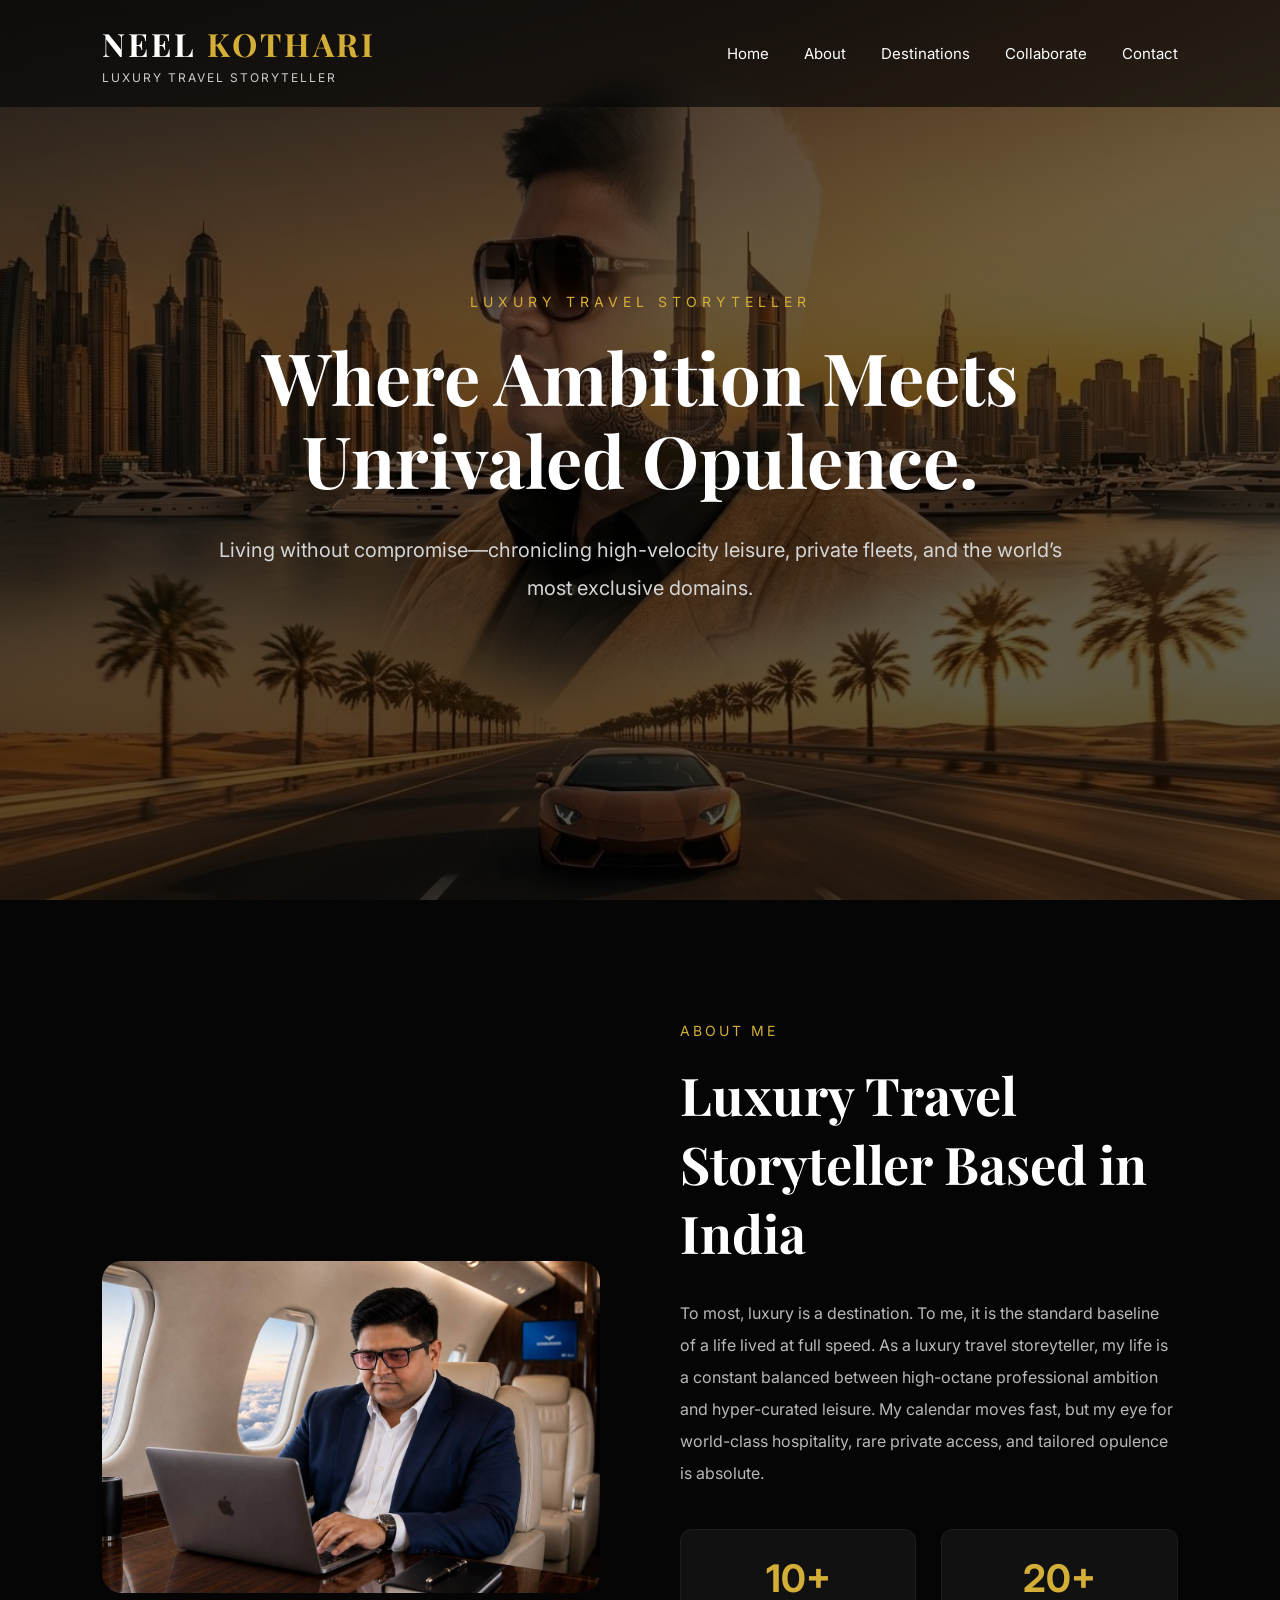
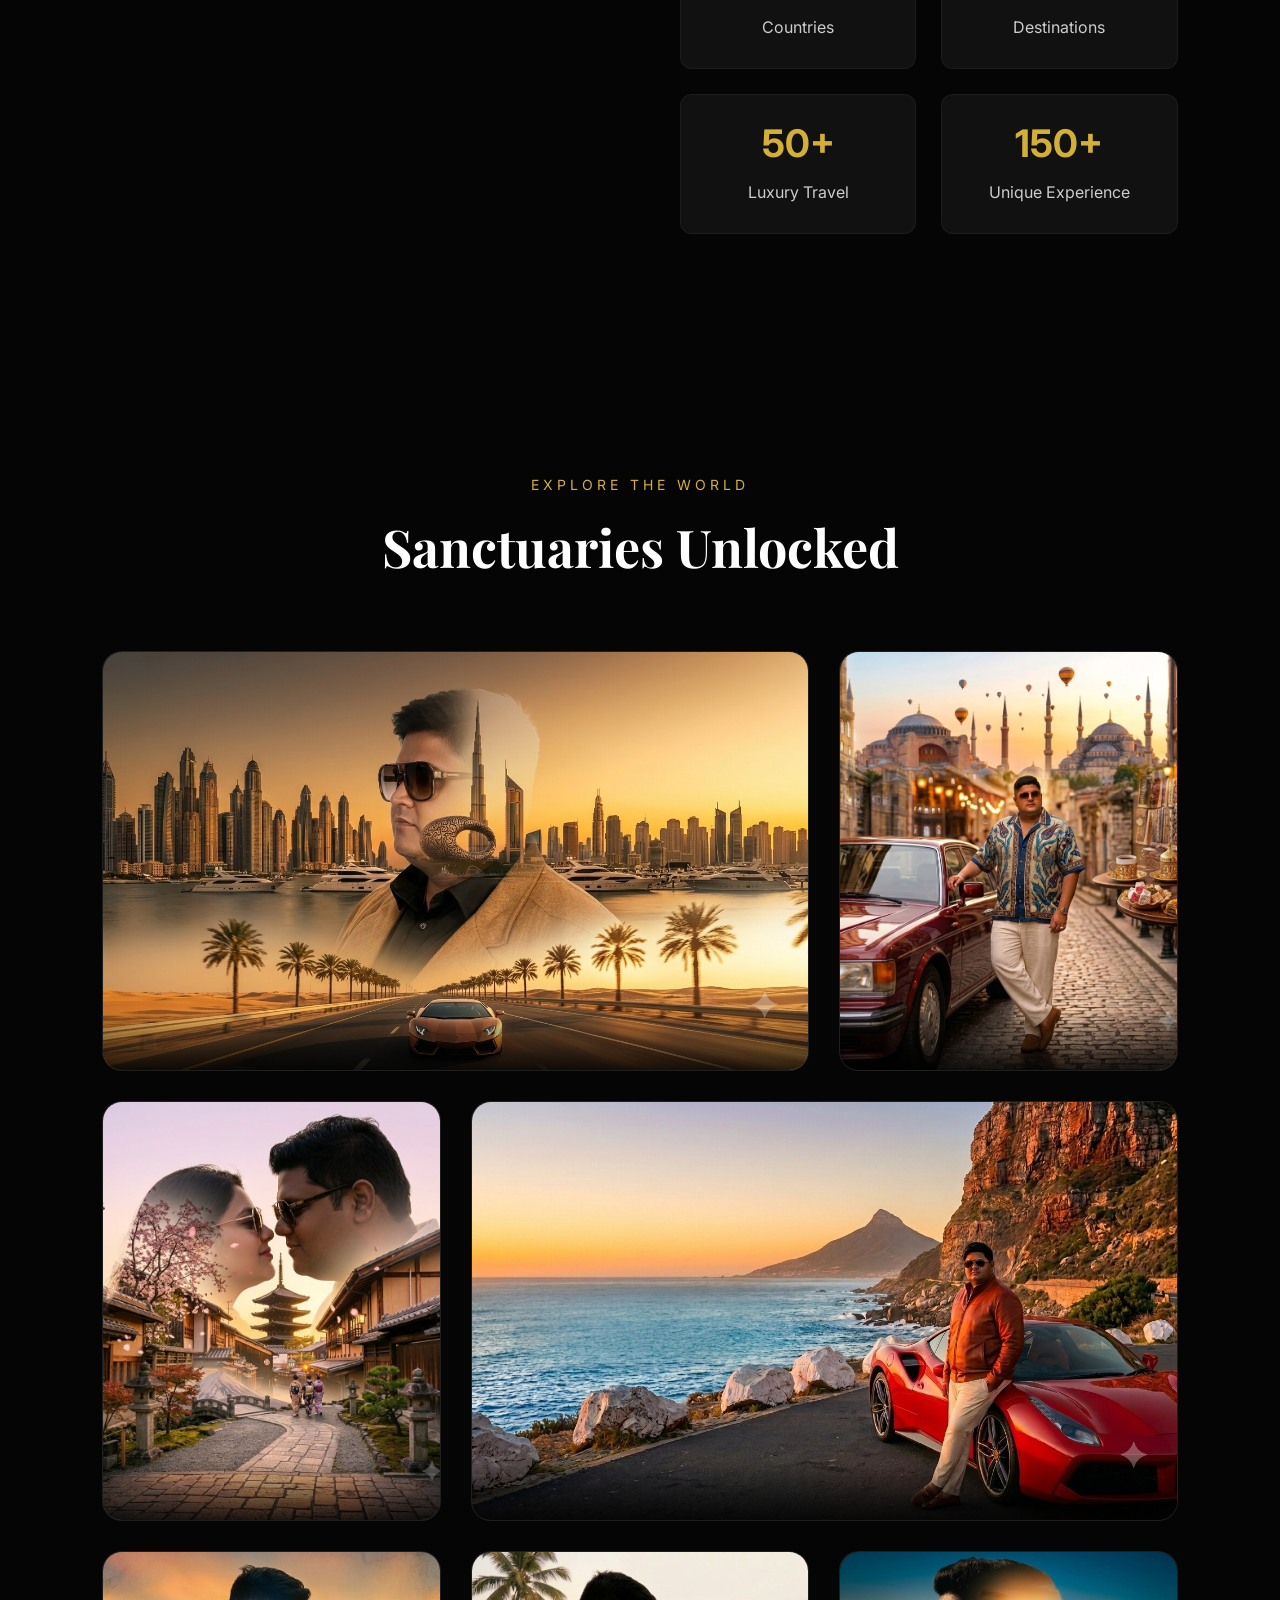
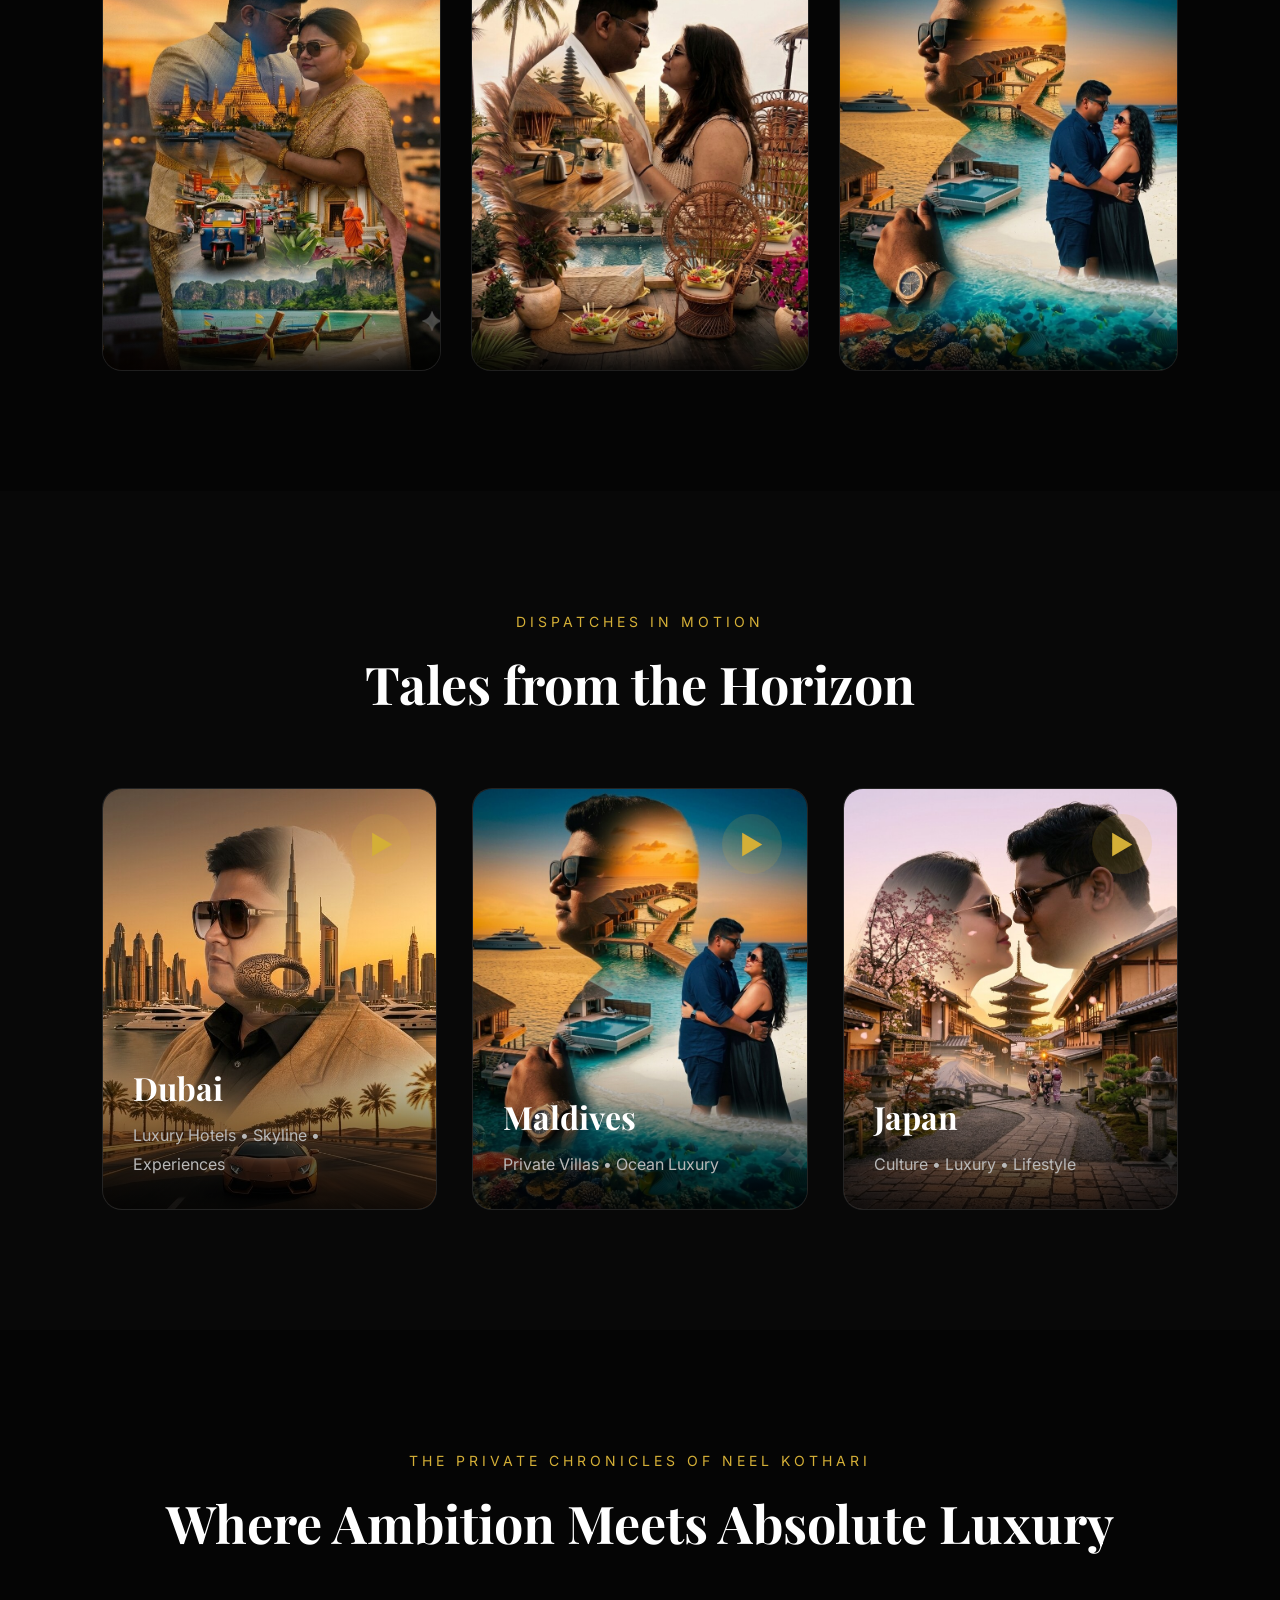
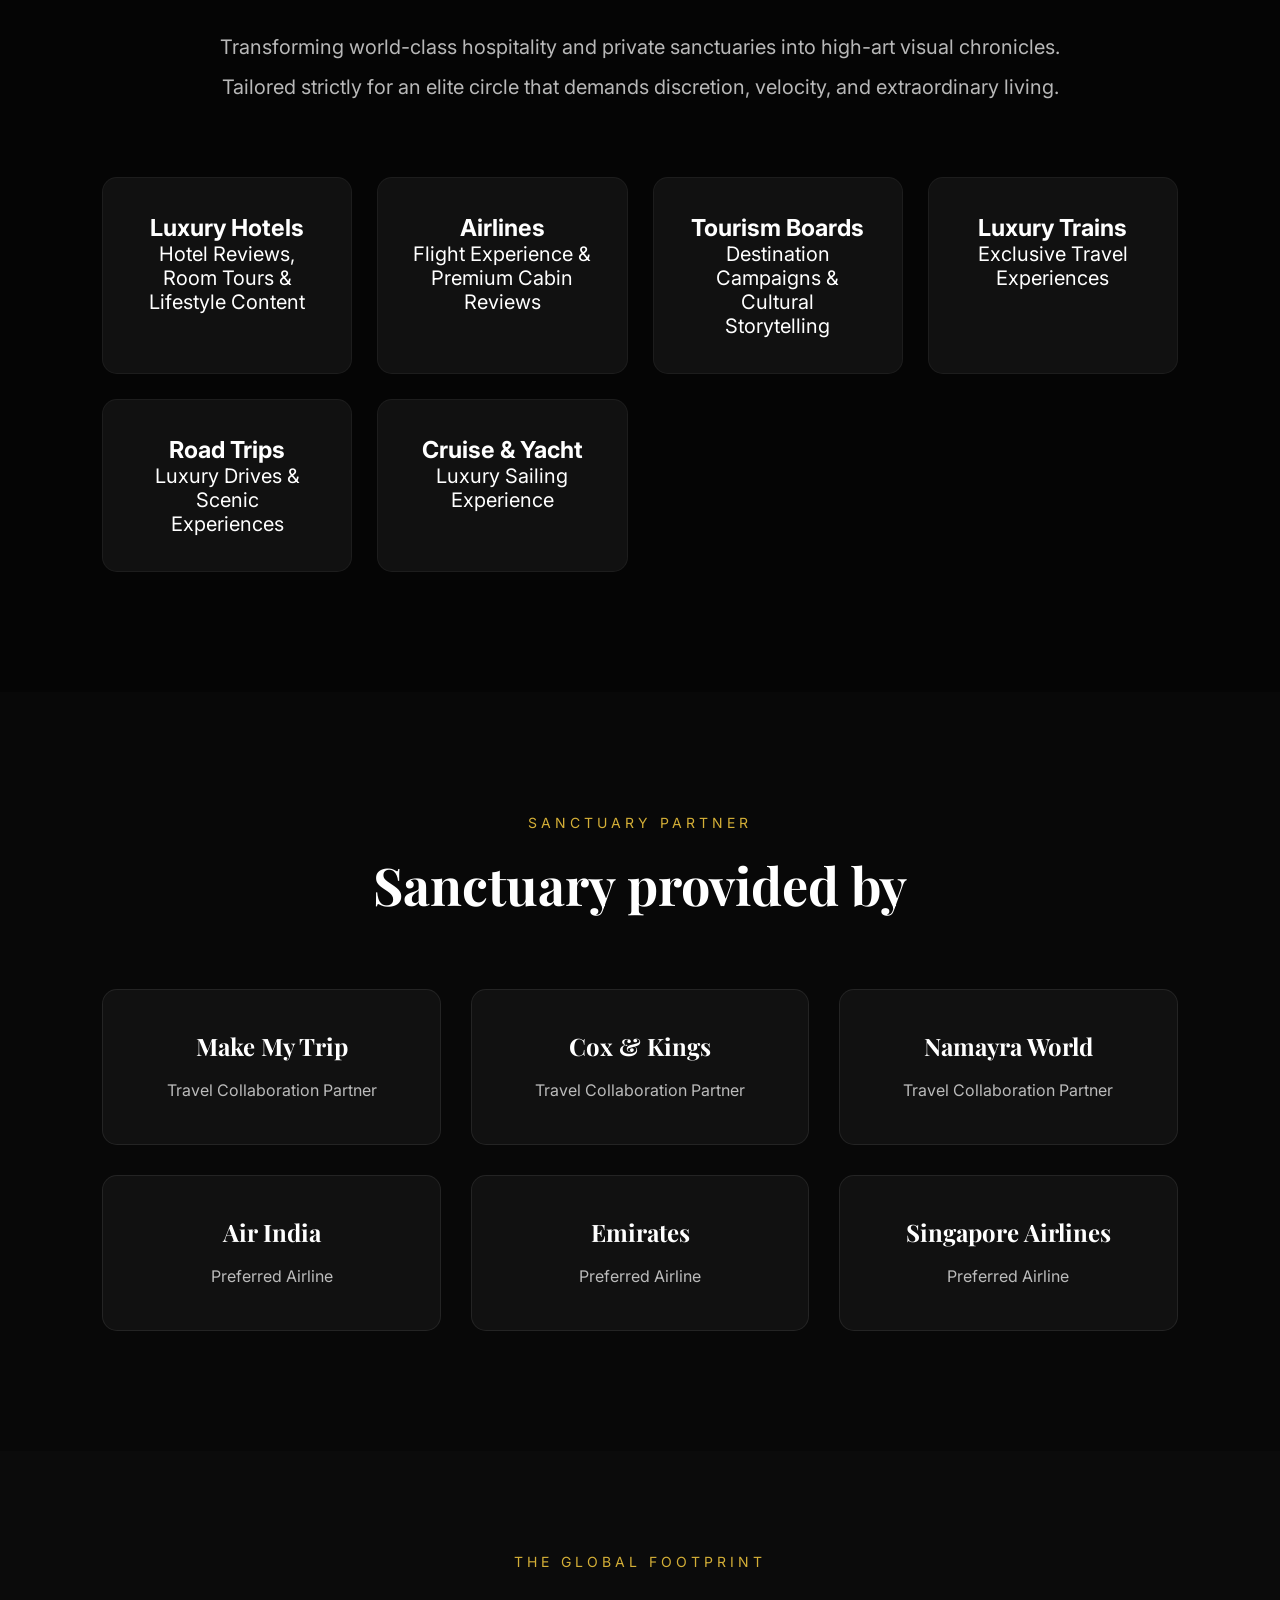
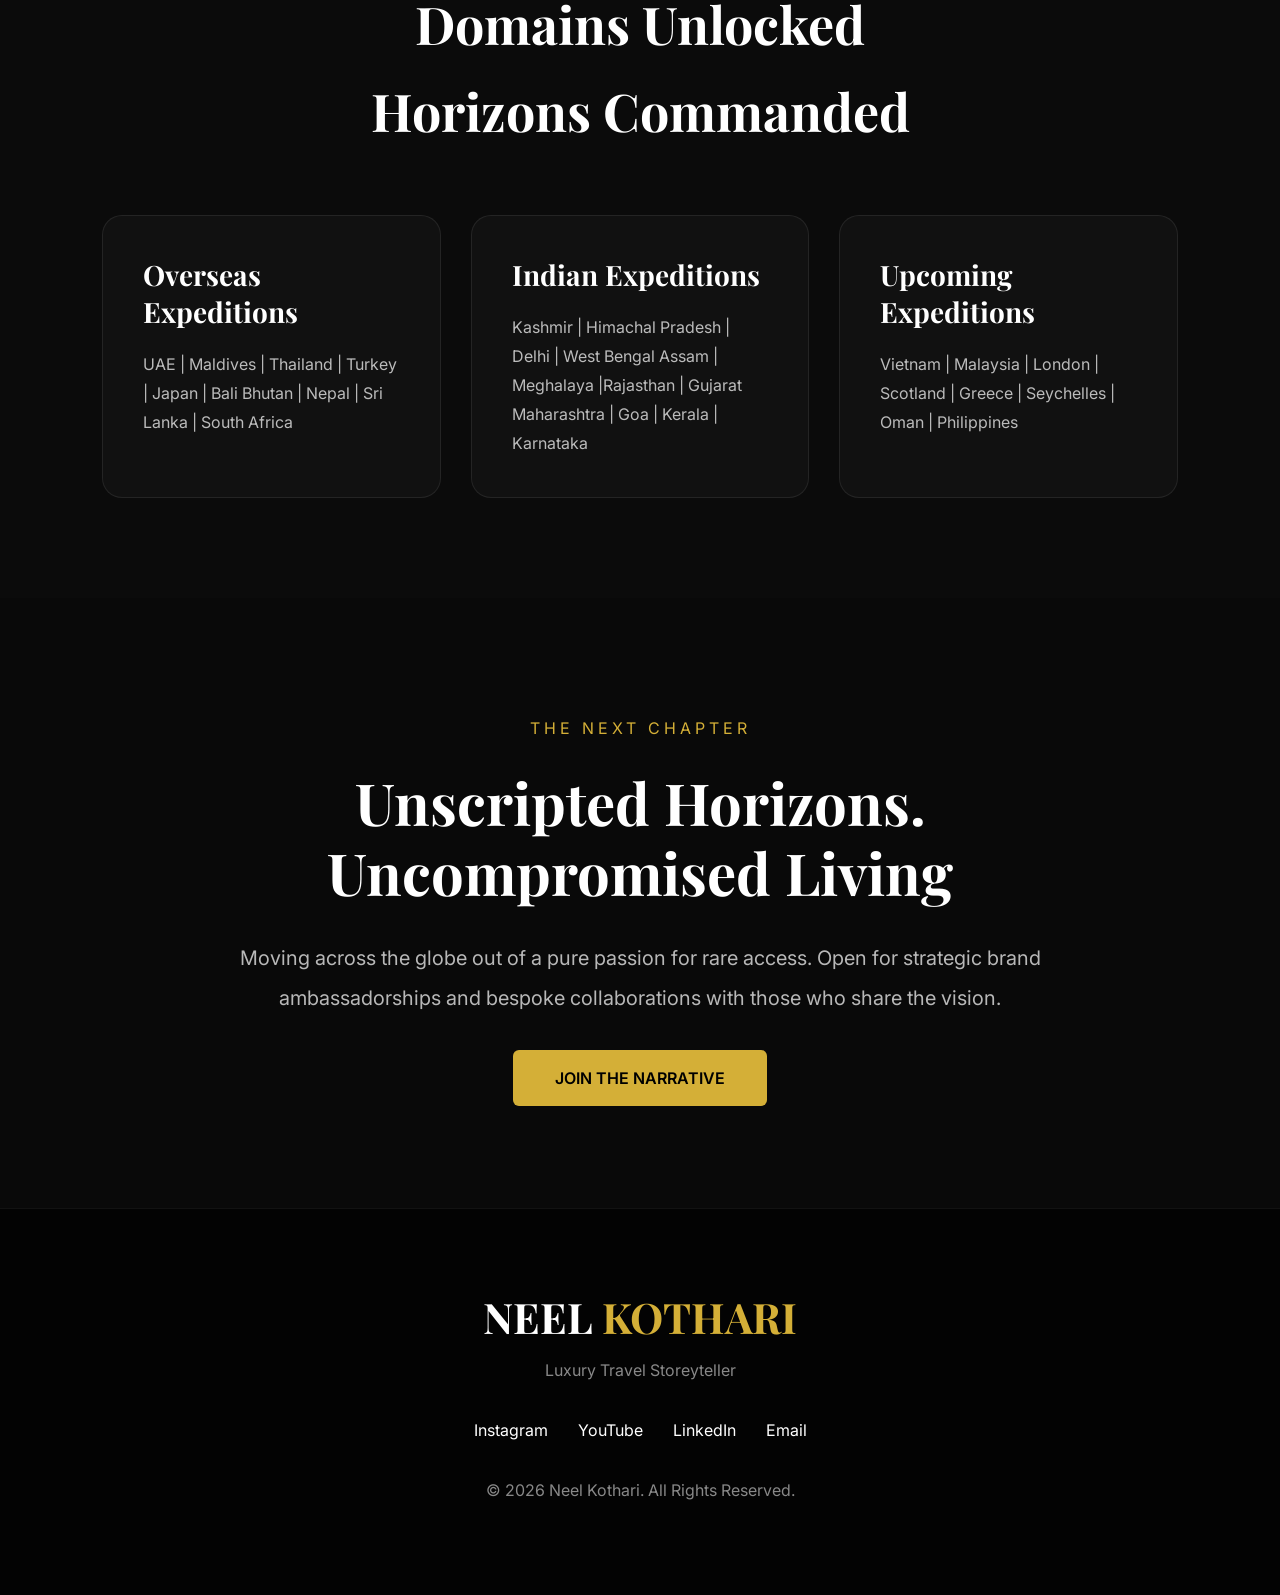
<file: index.html>
<!DOCTYPE html>
<html lang="en">

<head>

    <meta charset="UTF-8">
    <meta name="viewport" content="width=device-width, initial-scale=1.0">

    <title>Neel Kothari | Luxury Travel Storyteller</title>

    <meta name="description"
        content="Luxury Travel Storyteller exploring extraordinary destinations, luxury hotels, airlines and unforgettable experiences around the world.">

    <meta name="keywords"
        content="Luxury Travel, Travel Creator, Travel Influencer, Luxury Hotels, Tourism Board, Dubai, Maldives, Japan, Neel Kothari">

    <meta name="author" content="Neel Kothari">

    <!-- Google Fonts -->

    <link rel="preconnect" href="https://fonts.googleapis.com">

    <link rel="preconnect" href="https://fonts.gstatic.com" crossorigin>

    <link href="https://fonts.googleapis.com/css2?family=Playfair+Display:wght@500;600;700&family=Inter:wght@300;400;500;600&display=swap"
        rel="stylesheet">

    <!-- CSS -->

    <link rel="stylesheet" href="style.css">

</head>

<body>

    <!-- ===========================
         HEADER
    ============================ -->

    <header>

        <div class="logo">

            <h1>NEEL <span>KOTHARI</span></h1>

            <p>Luxury Travel Storyteller</p>

        </div>

        <nav>

            <a href="#home">Home</a>

            <a href="#about">About</a>

            <a href="#destinations">Destinations</a>

            <a href="#collaborate">Collaborate</a>

            <a href="#contact">Contact</a>

        </nav>

    </header>

    <!-- ===========================
         HERO
    ============================ -->

    <section class="hero" id="home">

        <div class="overlay"></div>

    <div class="hero-content">

        <p class="hero-small">
            Luxury Travel Storyteller
        </p>

        <h2>
            Where Ambition Meets Unrivaled Opulence.
        </h2>

        <p class="hero-description">

           Living without compromise—chronicling high-velocity leisure, private fleets, and the world’s most exclusive domains.

        </p>

        </div>

    </div>
    </section>

    <!-- ===========================
         ABOUT
    ============================ -->

    <section class="about" id="about">

        <div class="about-left">

            <img src="assets/images/profile/profile.jpg"
                alt="Neel Kothari">

        </div>

        <div class="about-right">

            <span>ABOUT ME</span>

            <h2>

                Luxury Travel Storyteller
                Based in India

            </h2>

            <p>

                To most, luxury is a destination. To me, it is the standard baseline of a life lived at full speed.

                As a luxury travel storeyteller, my life is a constant balanced between high-octane professional ambition and hyper-curated leisure. My calendar moves fast, but my eye for world-class hospitality, rare private access, and tailored opulence is absolute.
 
            </p>

            
            <div class="stats">

                <div>

                    <h3>10+</h3>

                    <p>Countries</p>

                </div>

                <div>

                    <h3>20+</h3>

                    <p>Destinations</p>

                </div>

                <div>

                    <h3>50+</h3>

                    <p>Luxury Travel</p>

                </div>

                <div>

                    <h3>150+</h3>

                    <p>Unique Experience</p>

                </div>

            </div>

        </div>

    </section>

    <!-- ===========================
         DESTINATIONS
    ============================ -->

    <section class="destinations" id="destinations">

    <div class="section-title">
        <span>EXPLORE THE WORLD</span>
        <h2>Sanctuaries Unlocked</h2>
    </div>

    <div class="destination-grid">

        <div class="card large">
            <img src="assets/images/destinations/dubai.jpg" alt="Dubai">
            <div class="card-content">    
            </div>
        </div>

        <div class="card">
            <img src="assets/images/destinations/turkey.jpg" alt="Turkey">
            <div class="card-content">
            </div>
        </div>

        <div class="card">
            <img src="assets/images/destinations/japan.jpg" alt="Japan">
            <div class="card-content">
            </div>
        </div>

         <div class="card large">
            <img src="assets/images/destinations/capetown.jpg" alt="Cape Town">
            <div class="card-content">
            </div>
        </div>

        <div class="card">
            <img src="assets/images/destinations/thailand.jpg" alt="Thailand">
            <div class="card-content">
            </div>
        </div>

        <div class="card">
            <img src="assets/images/destinations/bali.jpg" alt="Bali">
            <div class="card-content">
            </div>
        </div>

        <div class="card">
            <img src="assets/images/destinations/maldives.jpg" alt="Maldives">
            <div class="card-content">
            </div>
        </div>
              
    </div>

</section>

    <!-- ===========================
         FEATURED REELS
    ============================ -->

    <section class="reels" id="reels">

    <div class="section-title">
        <span>DISPATCHES IN MOTION</span>
        <h2>Tales from the Horizon</h2>
    </div>

    <div class="reel-grid">

        <a href="https://www.instagram.com/iamneelkothari/" target="_blank" class="reel-card">

            <img src="assets/images/destinations/dubai.jpg" alt="Dubai Reel">

            <div class="card-content">
                <h3>Dubai</h3>
                <p>Luxury Hotels • Skyline • Experiences</p>
            </div>

        </a>

        <a href="https://www.instagram.com/iamneelkothari/" target="_blank" class="reel-card">

            <img src="assets/images/destinations/maldives.jpg" alt="Maldives Reel">

            <div class="card-content">
                <h3>Maldives</h3>
                <p>Private Villas • Ocean Luxury</p>
            </div>

        </a>

        <a href="https://www.instagram.com/iamneelkothari/" target="_blank" class="reel-card">

            <img src="assets/images/destinations/japan.jpg" alt="Japan Reel">

            <div class="card-content">
                <h3>Japan</h3>
                <p>Culture • Luxury • Lifestyle</p>
            </div>

        </a>

    </div>

</section>

    <!-- ===========================
         COLLABORATION
    ============================ -->

    <section class="collaboration" id="collaborate">

    <div class="section-title">
        <span>THE PRIVATE CHRONICLES OF NEEL KOTHARI</span>
        <h2>Where Ambition Meets Absolute Luxury</h2>

    </div>

    <p class="collaboration-text">

        Transforming world-class hospitality and private sanctuaries into high-art visual chronicles. Tailored strictly for an elite circle that demands discretion, velocity, and extraordinary living.

    </p>

    <div class="services-grid">

        <div class="service">
            
            <h3>Luxury Hotels</h3>
            <p>Hotel Reviews, Room Tours & Lifestyle Content</p>
        </div>

        <div class="service">
            
            <h3>Airlines</h3>
            <p>Flight Experience & Premium Cabin Reviews</p>
        </div>

        <div class="service">
            
            <h3>Tourism Boards</h3>
            <p>Destination Campaigns & Cultural Storytelling</p>
        </div>

        <div class="service">
            
            <h3>Luxury Trains</h3>
            <p>Exclusive Travel Experiences</p>
        </div>

        <div class="service">
            
            <h3>Road Trips</h3>
            <p>Luxury Drives & Scenic Experiences</p>
        </div>

        <div class="service">
            
            <h3>Cruise & Yacht</h3>
            <p>Luxury Sailing Experience</p>
        </div>

    </div>

</section><section class="brands">

    <div class="section-title">

        <span>SANCTUARY PARTNER</span>

        <h2>Sanctuary provided by</h2>

    </div>

    <div class="brand-grid">

        <div class="brand-card">

            <h3>Make My Trip</h3>

            <p>Travel Collaboration Partner</p>

        </div>

        <div class="brand-card">

            <h3>Cox & Kings</h3>

            <p>Travel Collaboration Partner</p>

        </div>

        <div class="brand-card">

            <h3>Namayra World</h3>

            <p>Travel Collaboration Partner</p>

        </div>

        <div class="brand-card">

            <h3>Air India</h3>

            <p>Preferred Airline</p>

        </div>

        <div class="brand-card">

            <h3>Emirates</h3>

            <p>Preferred Airline</p>

        </div>

        <div class="brand-card">

            <h3>Singapore Airlines</h3>

            <p>Preferred Airline</p>

        </div>

    </div>

</section><!-- ===========================
     JOURNEY
=========================== -->

<section class="journey">

    <div class="section-title">

        <span>THE GLOBAL FOOTPRINT</span>

        <h2>Domains Unlocked</h2>

        <h2>Horizons Commanded</h2>

    </div>

    <div class="journey-container">

        <div class="journey-box">

            <h3> Overseas Expeditions</h3>

            <p>
                UAE | Maldives | Thailand | Turkey | Japan | 
                Bali  Bhutan | Nepal | Sri Lanka | South Africa  
            </p>

        </div>

        <div class="journey-box">

            <h3> Indian Expeditions</h3>

            <p>
                Kashmir | Himachal Pradesh | Delhi | West Bengal  Assam |
                Meghalaya |Rajasthan | Gujarat
                Maharashtra | Goa | Kerala | Karnataka
            </p>

        </div>

        <div class="journey-box">

            <h3> Upcoming Expeditions</h3>

            <p>
                Vietnam | Malaysia | London | Scotland | Greece | Seychelles | Oman | Philippines 
            </p>

        </div>

    </div>

</section>

    <!-- ===========================
         CONTACT
    ============================ -->

    <section class="contact" id="contact">

        <span>THE NEXT CHAPTER</span>

        <h2>

            Unscripted Horizons. Uncompromised Living

        </h2>

        <p>

            Moving across the globe out of a pure passion for rare access. Open for strategic brand ambassadorships and bespoke collaborations with those who share the vision.

        </p>

        <a href="mailto:neelkothari6335@gmail.com" class="btn-primary">

            JOIN THE NARRATIVE

        </a>

    </section>

    <!-- ===========================
         FOOTER
    ============================ -->

    <footer>

        <h2>NEEL <span>KOTHARI</span></h2>

        <p>

            Luxury Travel Storeyteller

        </p>

        <div class="footer-links">

            <a href="https://instagram.com/iamneelkothari" target="_blank">
    Instagram
</a>

            <a href="#">YouTube</a>

            <a href="#">LinkedIn</a>

            <a href="mailto:neelkothari6335@gmail.com">Email</a>

        </div>

        <p class="copyright">

            © 2026 Neel Kothari.
            All Rights Reserved.

        </p>

    </footer>

    <script src="script.js"></script>

</body>

</html>
</file>
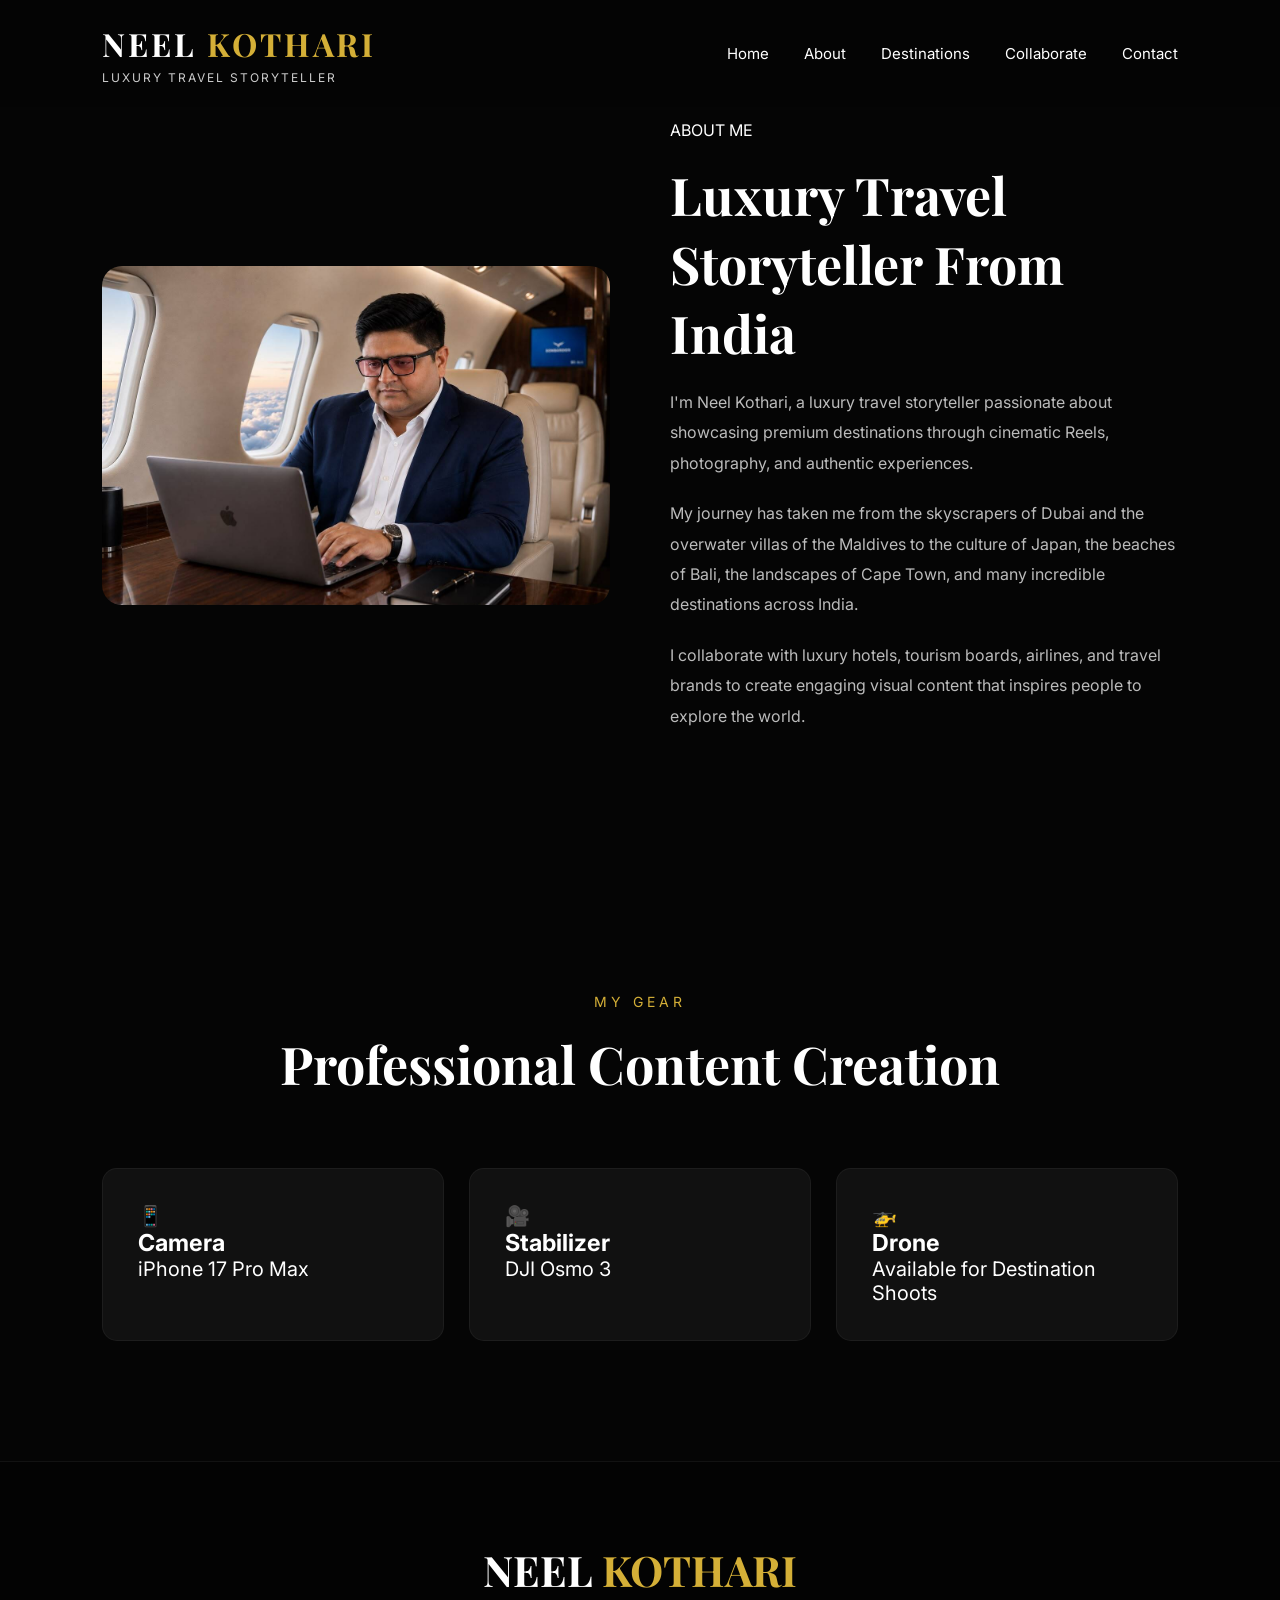
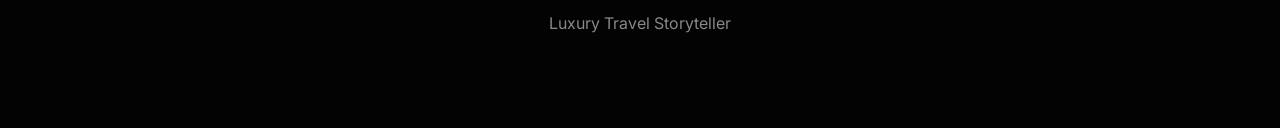
<file: about.html>
<!DOCTYPE html>
<html lang="en">

<head>

<meta charset="UTF-8">
<meta name="viewport" content="width=device-width, initial-scale=1.0">

<title>About | Neel Kothari</title>

<link rel="stylesheet" href="style.css">

<link href="https://fonts.googleapis.com/css2?family=Playfair+Display:wght@600;700&family=Inter:wght@300;400;500;600&display=swap" rel="stylesheet">

</head>

<body>

<header>

<div class="logo">

<h1>NEEL <span>KOTHARI</span></h1>

<p>Luxury Travel Storyteller</p>

</div>

<nav>

<a href="index.html">Home</a>

<a href="about.html">About</a>

<a href="destinations.html">Destinations</a>

<a href="collaborations.html">Collaborate</a>

<a href="contact.html">Contact</a>

</nav>

</header>

<section class="about-page">

<div class="about-image">

<img src="assets/images/profile/profile.jpg" alt="Neel Kothari">

</div>

<div class="about-content">

<span>ABOUT ME</span>

<h2>
Luxury Travel Storyteller
From India
</h2>

<p>

I'm Neel Kothari, a luxury travel storyteller passionate about showcasing premium destinations through cinematic Reels, photography, and authentic experiences.

</p>

<p>

My journey has taken me from the skyscrapers of Dubai and the overwater villas of the Maldives to the culture of Japan, the beaches of Bali, the landscapes of Cape Town, and many incredible destinations across India.

</p>

<p>

I collaborate with luxury hotels, tourism boards, airlines, and travel brands to create engaging visual content that inspires people to explore the world.

</p>

</div>

</section>

<section class="equipment">

<div class="section-title">

<span>MY GEAR</span>

<h2>Professional Content Creation</h2>

</div>

<div class="services-grid">

<div class="service">

📱

<h3>Camera</h3>

<p>iPhone 17 Pro Max</p>

</div>

<div class="service">

🎥

<h3>Stabilizer</h3>

<p>DJI Osmo 3</p>

</div>

<div class="service">

🚁

<h3>Drone</h3>

<p>Available for Destination Shoots</p>

</div>

</div>

</section>

<footer>

<h2>NEEL <span>KOTHARI</span></h2>

<p>Luxury Travel Storyteller</p>

</footer>

</body>

</html>
</file>
<file: style.css>
/* ==========================================
   NEEL KOTHARI
   Luxury Travel Website
   ========================================== */

*{
    margin:0;
    padding:0;
    box-sizing:border-box;
}

html{
    scroll-behavior:smooth;
}

body{

    background:#050505;

    color:#ffffff;

    font-family:'Inter',sans-serif;

    overflow-x:hidden;

}

/* ==========================
   VARIABLES
========================== */

:root{

--gold:#D4AF37;

--white:#ffffff;

--gray:#b8b8b8;

--dark:#050505;

--card:#111111;

}

/* ==========================
HEADER
========================== */

header{

position:fixed;

top:0;

left:0;

width:100%;

padding:22px 8%;

display:flex;

justify-content:space-between;

align-items:center;

background:rgba(5,5,5,.65);

backdrop-filter:blur(12px);

z-index:999;

}

.logo h1{

font-family:'Playfair Display',serif;

font-size:32px;

letter-spacing:3px;

}

.logo span{

color:var(--gold);

}

.logo p{

font-size:12px;

color:#cccccc;

letter-spacing:2px;

margin-top:5px;

text-transform:uppercase;

}

nav{

display:flex;

gap:35px;

}

nav a{

text-decoration:none;

color:white;

font-size:15px;

transition:.3s;

position:relative;

}

nav a:hover{

color:var(--gold);

}

nav a::after{

content:"";

position:absolute;

left:0;

bottom:-8px;

width:0;

height:2px;

background:var(--gold);

transition:.3s;

}

nav a:hover::after{

width:100%;

}

/* ==========================
HERO
========================== */

.hero{

height:100vh;

display:flex;

justify-content:center;

align-items:center;

text-align:center;

padding:0 10%;

background:

linear-gradient(rgba(0,0,0,.55),rgba(0,0,0,.65)),

url("assets/images/destinations/dubai.jpg");

background-size:cover;

background-position:center;

position:relative;

}

.hero-content{

max-width:950px;

z-index:2;

}

.hero-small{

letter-spacing:5px;

text-transform:uppercase;

color:var(--gold);

font-size:14px;

margin-bottom:25px;

}

.hero h2{

font-family:'Playfair Display',serif;

font-size:72px;

line-height:1.15;

margin-bottom:30px;

}

.hero-description{

font-size:20px;

color:#d5d5d5;

line-height:1.9;

max-width:850px;

margin:auto;

}

.hero-buttons{

margin-top:60px;

display:flex;

justify-content:center;

gap:25px;

flex-wrap:wrap;

}

.btn-primary{

background:var(--gold);

padding:18px 42px;

color:black;

text-decoration:none;

font-weight:600;

border-radius:6px;

transition:.35s;

}

.btn-primary:hover{

transform:translateY(-6px);

}

.btn-secondary{

border:1px solid var(--gold);

padding:18px 42px;

text-decoration:none;

color:white;

border-radius:6px;

transition:.35s;

}

.btn-secondary:hover{

background:var(--gold);

color:black;

}

/* ==========================
COMMON SECTION
========================== */

section{

padding:120px 8%;

}

.section-title{

text-align:center;

margin-bottom:70px;

}

.section-title span{

color:var(--gold);

letter-spacing:4px;

font-size:14px;

text-transform:uppercase;

}

.section-title h2{

font-family:'Playfair Display',serif;

font-size:52px;

margin-top:18px;

}

/* ==========================
ABOUT
========================== */

.about{

display:grid;

grid-template-columns:1fr 1fr;

gap:80px;

align-items:center;

}

.about-left img{

width:100%;

border-radius:20px;

display:block;

}

.about-right span{

color:var(--gold);

letter-spacing:3px;

font-size:14px;

}

.about-right h2{

font-family:'Playfair Display',serif;

font-size:52px;

margin:20px 0 30px;

}

.about-right p{

color:var(--gray);

line-height:2;

margin-bottom:25px;

}

.stats{

display:grid;

grid-template-columns:repeat(2,1fr);

gap:25px;

margin-top:40px;

}

.stats div{

background:#111;

padding:25px;

border-radius:12px;

border:1px solid rgba(255,255,255,.05);

text-align:center;

transition:.3s;

}

.stats div:hover{

transform:translateY(-8px);

border-color:var(--gold);

}

.stats h3{

font-size:38px;

color:var(--gold);

margin-bottom:10px;

}

.stats p{

margin:0;

color:#ccc;

}/* ==========================================
   DESTINATIONS
========================================== */

.destination-grid{

display:grid;

grid-template-columns:repeat(auto-fit,minmax(320px,1fr));

gap:35px;

}

.card{

background:#111;

border-radius:20px;

overflow:hidden;

transition:.4s;

border:1px solid rgba(255,255,255,.06);

}

.card:hover{

transform:translateY(-12px);

border-color:var(--gold);

box-shadow:0 20px 60px rgba(212,175,55,.15);

}

.card img{

width:100%;

height:420px;

object-fit:cover;

display:block;

transition:.5s;

}

.card:hover img{

transform:scale(1.08);

}

.card-content{

padding:30px;

}

.card-content h3{

font-family:'Playfair Display',serif;

font-size:30px;

margin-bottom:10px;

}

.card-content p{

color:var(--gray);

line-height:1.8;

}

/* ==========================================
   REELS
========================================== */

.reels{

background:#080808;

}

.reel-grid{

display:grid;

grid-template-columns:repeat(auto-fit,minmax(260px,1fr));

gap:35px;

}

.reel-card{

background:#111;

border-radius:20px;

overflow:hidden;

text-decoration:none;

color:white;

transition:.4s;

display:block;

border:1px solid rgba(255,255,255,.08);

}

.reel-card img{

width:100%;

height:420px;

object-fit:cover;

transition:.5s;

}

.reel-card:hover img{

transform:scale(1.08);

}

.reel-card:hover{

transform:translateY(-10px);

border-color:#D4AF37;

box-shadow:0 20px 50px rgba(212,175,55,.18);

}

.reel-card::before{

content:"▶";

position:absolute;

top:25px;

right:25px;

width:60px;

height:60px;

border-radius:50%;

background:rgba(212,175,55,.15);

display:flex;

justify-content:center;

align-items:center;

font-size:26px;

color:var(--gold);

}

.reel-card:hover{

transform:translateY(-10px);

border-color:var(--gold);

}

.reel-card h3{

font-size:32px;

font-family:'Playfair Display',serif;

margin-bottom:12px;

}

.reel-card p{

color:var(--gray);

}

/* ==========================================
   COLLABORATION
========================================== */

.collaboration{

text-align:center;

}

.collaboration-text{

max-width:850px;

margin:30px auto 70px;

color:var(--gray);

font-size:20px;

line-height:2;

}

.services-grid{

display:grid;

grid-template-columns:repeat(auto-fit,minmax(240px,1fr));

gap:25px;

}

.service{

background:#111;

padding:35px;

border-radius:15px;

font-size:20px;

border:1px solid rgba(255,255,255,.05);

transition:.35s;

}

.service:hover{

background:var(--gold);

color:black;

transform:translateY(-8px);

}

/* ==========================================
   CONTACT
========================================== */

.contact{

text-align:center;

background:#090909;

}

.contact span{

color:var(--gold);

letter-spacing:4px;

}

.contact h2{

font-family:'Playfair Display',serif;

font-size:58px;

max-width:900px;

margin:30px auto;

line-height:1.2;

}

.contact p{

max-width:850px;

margin:auto;

color:var(--gray);

font-size:20px;

line-height:2;

margin-bottom:50px;

}

/* ==========================================
   FOOTER
========================================== */

footer{

background:#030303;

padding:80px 8%;

text-align:center;

border-top:1px solid rgba(255,255,255,.06);

}

footer h2{

font-family:'Playfair Display',serif;

font-size:42px;

margin-bottom:10px;

}

footer span{

color:var(--gold);

}

footer p{

color:#888;

margin:15px 0;

}

.footer-links{

display:flex;

justify-content:center;

gap:30px;

flex-wrap:wrap;

margin:40px 0;

}

.footer-links a{

text-decoration:none;

color:white;

transition:.3s;

}

.footer-links a:hover{

color:var(--gold);

}

/* ==========================================
   SIMPLE ANIMATIONS
========================================== */

.card,
.reel-card,
.service,
.stats div{

transition:all .35s ease;

}

img{

max-width:100%;

display:block;

}/* ==========================================
   RESPONSIVE DESIGN
========================================== */

@media (max-width:1200px){

.hero h2{

font-size:58px;

}

.about{

grid-template-columns:1fr;

}

.about-left{

text-align:center;

}

.about-left img{

max-width:500px;

margin:auto;

}

}

@media (max-width:992px){

header{

padding:20px 6%;

flex-direction:column;

gap:20px;

}

nav{

flex-wrap:wrap;

justify-content:center;

gap:18px;

}

.hero{

padding:0 6%;

}

.hero h2{

font-size:48px;

}

.section-title h2{

font-size:42px;

}

.contact h2{

font-size:44px;

}

}

@media (max-width:768px){

.hero{

height:90vh;

}

.hero h2{

font-size:38px;

}

.hero-description{

font-size:17px;

}

.hero-buttons{

flex-direction:column;

align-items:center;

}

.btn-primary,
.btn-secondary{

width:260px;

text-align:center;

}

.stats{

grid-template-columns:1fr;

}

.card img{

height:320px;

}

.reel-card{

height:420px;

}

.contact h2{

font-size:36px;

}

footer h2{

font-size:32px;

}

}

@media (max-width:480px){

.logo h1{

font-size:24px;

}

.logo p{

font-size:10px;

}

nav{

gap:12px;

}

nav a{

font-size:14px;

}

.hero h2{

font-size:30px;

}

.hero-description{

font-size:16px;

line-height:1.7;

}

.section-title h2{

font-size:34px;

}

.about-right h2{

font-size:34px;

}

.contact h2{

font-size:30px;

}

section{

padding:80px 5%;

}

}

/* ==========================================
SCROLL BAR
========================================== */

::-webkit-scrollbar{

width:10px;

}

::-webkit-scrollbar-track{

background:#050505;

}

::-webkit-scrollbar-thumb{

background:#D4AF37;

border-radius:20px;

}

/* ==========================================
SELECTION
========================================== */

::selection{

background:#D4AF37;

color:black;

}

/* ==========================================
IMAGE EFFECT
========================================== */

img{

transition:.6s ease;

}

img:hover{

filter:brightness(105%);

}

/* ==========================================
BUTTON EFFECT
========================================== */

.btn-primary,
.btn-secondary{

transition:.35s ease;

}

.btn-primary:hover{

box-shadow:0 15px 40px rgba(212,175,55,.35);

}

.btn-secondary:hover{

box-shadow:0 15px 40px rgba(212,175,55,.25);

}

/* ==========================================
FADE IN
========================================== */

.fade{

opacity:0;

transform:translateY(50px);

transition:1s;

}

.fade.show{

opacity:1;

transform:translateY(0);

}.hero{

position:relative;

overflow:hidden;

}

.hero-video{

position:absolute;

top:0;

left:0;

width:100%;

height:100%;

object-fit:cover;

z-index:-2;

}

.overlay{

position:absolute;

top:0;

left:0;

width:100%;

height:100%;

background:linear-gradient(rgba(0,0,0,.45),rgba(0,0,0,.75));

z-index:-1;

}/* ===========================
BRANDS
=========================== */

.brands{

background:#080808;

}

.brand-grid{

display:grid;

grid-template-columns:repeat(auto-fit,minmax(250px,1fr));

gap:30px;

margin-top:60px;

}

.brand-card{

background:#111;

padding:40px;

border-radius:15px;

text-align:center;

border:1px solid rgba(255,255,255,.08);

transition:.35s;

}

.brand-card:hover{

transform:translateY(-10px);

border-color:#D4AF37;

box-shadow:0 20px 40px rgba(212,175,55,.15);

}

.brand-card h3{

font-size:24px;

margin-bottom:15px;

font-family:'Playfair Display',serif;

}

.brand-card p{

color:#bbbbbb;

line-height:1.7;

}/* ===========================
DESTINATION GALLERY
=========================== */

.destination-grid{

display:grid;

grid-template-columns:repeat(auto-fit,minmax(320px,1fr));

gap:30px;

margin-top:60px;

}

.card{

position:relative;

overflow:hidden;

border-radius:20px;

height:420px;

cursor:pointer;

}

.card.large{

grid-column:span 2;

}

.card img{

width:100%;

height:100%;

object-fit:cover;

transition:.6s;

}

.card:hover img{

transform:scale(1.08);

}

.card-content{

position:absolute;

bottom:0;

left:0;

width:100%;

padding:30px;

background:linear-gradient(to top,rgba(0,0,0,.85),transparent);

}

.card h3{

font-size:34px;

font-family:'Playfair Display',serif;

margin-bottom:10px;

}

.card p{

color:#ddd;

}

@media(max-width:768px){

.card.large{

grid-column:span 1;

}

}/* ===========================
JOURNEY
=========================== */

.journey{

padding:100px 8%;

background:#0b0b0b;

}

.journey-container{

display:grid;

grid-template-columns:repeat(auto-fit,minmax(320px,1fr));

gap:30px;

margin-top:60px;

}

.journey-box{

background:#111;

padding:40px;

border-radius:20px;

border:1px solid rgba(255,255,255,.08);

transition:.4s;

}

.journey-box:hover{

transform:translateY(-10px);

border-color:#D4AF37;

box-shadow:0 15px 40px rgba(212,175,55,.15);

}

.journey-box h3{

margin-bottom:20px;

font-size:28px;

font-family:'Playfair Display',serif;

}

.journey-box p{

color:#bbbbbb;

line-height:1.8;

}/* ABOUT PAGE */

.about-page{

display:grid;

grid-template-columns:1fr 1fr;

gap:60px;

padding:120px 8%;

align-items:center;

}

.about-image img{

width:100%;

border-radius:20px;

}

.about-content h2{

font-size:52px;

margin:20px 0;

font-family:'Playfair Display',serif;

}

.about-content p{

color:#bbbbbb;

line-height:1.9;

margin-bottom:20px;

}

@media(max-width:900px){

.about-page{

grid-template-columns:1fr;

}

}
</file>
